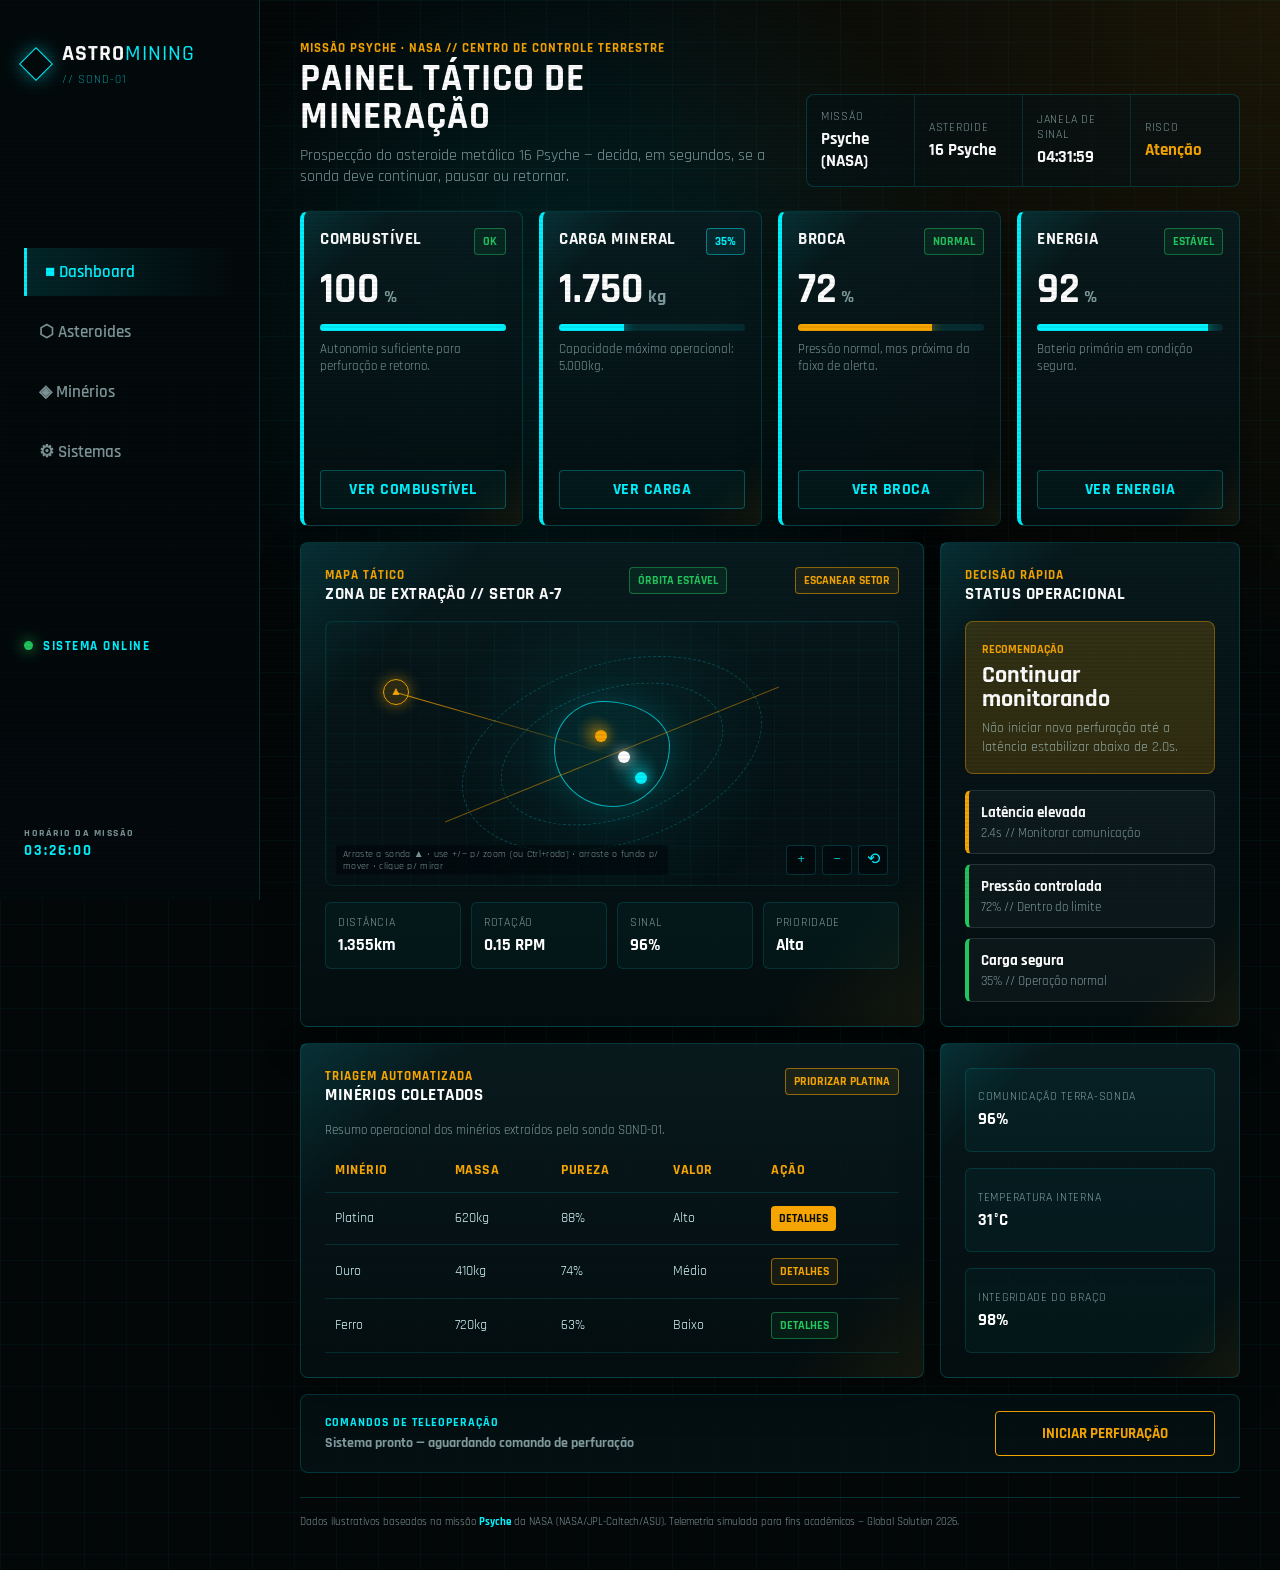
<file: index.html>
<!DOCTYPE html>
<html lang="pt-BR">
<head>
    <meta charset="UTF-8">
    <meta name="viewport" content="width=device-width, initial-scale=1.0">
    <title>AstroMining OS - Interface da Missão</title>
    <link rel="stylesheet" href="css/style.css">
    <link rel="stylesheet" href="css/interactive.css">
</head>
<body>
    <div class="scanlines" aria-hidden="true"></div>

    <div class="app-shell">
        <aside class="sidebar" aria-label="Menu de controle da missão">
            <div class="brand">
                <div class="brand-mark" aria-hidden="true"></div>
                <div>
                    <strong>ASTRO</strong><span>MINING</span>
                    <small>// SOND-01</small>
                </div>
            </div>

            <nav class="nav-links" aria-label="Navegação principal">
    <a href="index.html" class="active" aria-current="page"><span aria-hidden="true">■</span> Dashboard</a>
    <a href="asteroides.html"><span aria-hidden="true">⬡</span> Asteroides</a>
    <a href="minerios.html"><span aria-hidden="true">◈</span> Minérios</a>
    <a href="sistemas.html"><span aria-hidden="true">⚙</span> Sistemas</a>
            </nav>

            <div class="sidebar-status" role="status">
                <span class="pulse-dot" aria-hidden="true"></span>
                SISTEMA ONLINE
            </div>
        </aside>

        <main class="main-panel">
            <header class="mission-header">
                <div>
                    <p class="eyebrow">Missão Psyche · NASA // Centro de Controle Terrestre</p>
                    <h1>Painel Tático de Mineração</h1>
                    <p class="subtitle">Prospecção do asteroide metálico 16 Psyche — decida, em segundos, se a sonda deve continuar, pausar ou retornar.</p>
                </div>

                <section class="mission-strip" aria-label="Resumo da missão">
                    <button type="button" data-action="view-mission">
                        <span>Missão</span>
                        <strong>Psyche (NASA)</strong>
                    </button>
                    <button type="button" data-action="view-asteroid">
                        <span>Asteroide</span>
                        <strong>16 Psyche</strong>
                    </button>
                    <button type="button" data-action="view-signal-window">
                        <span>Janela de Sinal</span>
                        <strong>04:32h</strong>
                    </button>
                    <button type="button" class="warning" data-action="view-risk">
                        <span>Risco</span>
                        <strong>Atenção</strong>
                    </button>
                </section>
            </header>

            <section class="kpi-grid" aria-label="Indicadores principais da sonda">
                <article class="metric-card safe">
                    <div class="metric-top">
                        <h2>Combustível</h2>
                        <span class="state-badge ok">OK</span>
                    </div>
                    <div class="metric-value">100<span>%</span></div>
                    <div class="meter" role="progressbar" aria-label="Nível de combustível" aria-valuenow="100" aria-valuemin="0" aria-valuemax="100">
                        <span class="meter-fill fill-100"></span>
                    </div>
                    <p>Autonomia suficiente para perfuração e retorno.</p>
                    <button type="button" class="card-action" data-action="details-fuel">Ver combustível</button>
                </article>

                <article class="metric-card">
                    <div class="metric-top">
                        <h2>Carga Mineral</h2>
                        <span class="state-badge neutral">35%</span>
                    </div>
                    <div class="metric-value">1.750<span>kg</span></div>
                    <div class="meter" role="progressbar" aria-label="Capacidade de carga" aria-valuenow="35" aria-valuemin="0" aria-valuemax="100">
                        <span class="meter-fill fill-35"></span>
                    </div>
                    <p>Capacidade máxima operacional: 5.000kg.</p>
                    <button type="button" class="card-action" data-action="details-cargo">Ver carga</button>
                </article>

                <article class="metric-card warning">
                    <div class="metric-top">
                        <h2>Broca</h2>
                        <span class="state-badge attention">Atenção</span>
                    </div>
                    <div class="metric-value">72<span>%</span></div>
                    <div class="meter gold" role="progressbar" aria-label="Pressão da broca" aria-valuenow="72" aria-valuemin="0" aria-valuemax="100">
                        <span class="meter-fill fill-72"></span>
                    </div>
                    <p>Pressão normal, mas próxima da faixa de alerta.</p>
                    <button type="button" class="card-action" data-action="details-drill">Ver broca</button>
                </article>

                <article class="metric-card">
                    <div class="metric-top">
                        <h2>Energia</h2>
                        <span class="state-badge ok">Estável</span>
                    </div>
                    <div class="metric-value">92<span>%</span></div>
                    <div class="meter" role="progressbar" aria-label="Nível de energia" aria-valuenow="92" aria-valuemin="0" aria-valuemax="100">
                        <span class="meter-fill fill-92"></span>
                    </div>
                    <p>Bateria primária em condição segura.</p>
                    <button type="button" class="card-action" data-action="details-energy">Ver energia</button>
                </article>
            </section>

            <section class="dashboard-grid" aria-label="Painéis operacionais">
                <section class="tactical-map panel" aria-labelledby="mapa-titulo">
                    <div class="panel-heading">
                        <div>
                            <p class="panel-kicker">Mapa Tático</p>
                            <h2 id="mapa-titulo">Zona de Extração // Setor A-7</h2>
                        </div>
                        <button type="button" class="state-badge ok badge-button" data-action="view-orbit">Órbita Estável</button>
                    </div>

                    <div class="map-stage" role="img" aria-label="Mapa tático do asteroide Psyche 16 com zona de extração e marcadores minerais">
                        <div class="orbit orbit-one"></div>
                        <div class="orbit orbit-two"></div>
                        <div class="asteroid"></div>
                        <button type="button" class="mineral-pin pin-one" data-action="pin-gold" aria-label="Ver ponto de ouro"></button>
                        <button type="button" class="mineral-pin pin-two" data-action="pin-iron" aria-label="Ver ponto de ferro"></button>
                        <button type="button" class="mineral-pin pin-three" data-action="pin-platinum" aria-label="Ver ponto de platina"></button>
                        <div class="scan-axis" aria-hidden="true"></div>
                    </div>

                    <div class="map-data">
                        <button type="button" data-action="view-distance">
                            <span>Distância</span>
                            <strong>1.500km</strong>
                        </button>
                        <button type="button" data-action="view-rotation">
                            <span>Rotação</span>
                            <strong>0.15 RPM</strong>
                        </button>
                        <button type="button" data-action="view-signal">
                            <span>Sinal</span>
                            <strong>96%</strong>
                        </button>
                        <button type="button" data-action="view-priority">
                            <span>Prioridade</span>
                            <strong>Alta</strong>
                        </button>
                    </div>
                </section>

                <aside class="decision-panel panel" aria-labelledby="decisao-titulo">
                    <div class="panel-heading">
                        <div>
                            <p class="panel-kicker">Decisão Rápida</p>
                            <h2 id="decisao-titulo">Status Operacional</h2>
                        </div>
                    </div>

                    <button type="button" class="decision-callout" data-action="view-recommendation">
                        <span>Recomendação</span>
                        <strong>Continuar monitorando</strong>
                        <p>Não iniciar nova perfuração até a latência estabilizar abaixo de 2.0s.</p>
                    </button>

                    <ul class="alert-list" aria-label="Alertas críticos">
                        <li class="alert-item attention">
                            <button type="button" data-action="alert-latency">
                                <strong>Latência elevada</strong>
                                <span>2.4s // Monitorar comunicação</span>
                            </button>
                        </li>
                        <li class="alert-item ok">
                            <button type="button" data-action="alert-pressure">
                                <strong>Pressão controlada</strong>
                                <span>72% // Dentro do limite</span>
                            </button>
                        </li>
                        <li class="alert-item ok">
                            <button type="button" data-action="alert-cargo">
                                <strong>Carga segura</strong>
                                <span>35% // Retorno não recomendado</span>
                            </button>
                        </li>
                    </ul>
                </aside>

                <section class="minerals-panel panel" aria-labelledby="minerios-titulo">
                    <div class="panel-heading">
                        <div>
                            <p class="panel-kicker">Triagem Automatizada</p>
                            <h2 id="minerios-titulo">Minérios Coletados</h2>
                        </div>
                        <button type="button" class="state-badge attention badge-button" data-action="prioritize-platinum">Priorizar Platina</button>
                    </div>

                    <div class="table-wrapper">
                        <table class="minerals-table">
                            <caption>Resumo operacional dos minérios extraídos pela sonda SOND-01.</caption>
                            <thead>
                                <tr>
                                    <th scope="col">Minério</th>
                                    <th scope="col">Massa</th>
                                    <th scope="col">Pureza</th>
                                    <th scope="col">Valor</th>
                                    <th scope="col">Ação</th>
                                </tr>
                            </thead>
                            <tbody>
                                <tr>
                                    <td>Platina</td>
                                    <td>620kg</td>
                                    <td>88%</td>
                                    <td>Alto</td>
                                    <td><button type="button" class="status-pill high" data-action="mineral-platinum">Detalhes</button></td>
                                </tr>
                                <tr>
                                    <td>Ouro</td>
                                    <td>410kg</td>
                                    <td>74%</td>
                                    <td>Médio</td>
                                    <td><button type="button" class="status-pill attention" data-action="mineral-gold">Detalhes</button></td>
                                </tr>
                                <tr>
                                    <td>Ferro</td>
                                    <td>720kg</td>
                                    <td>63%</td>
                                    <td>Baixo</td>
                                    <td><button type="button" class="status-pill ok" data-action="mineral-iron">Detalhes</button></td>
                                </tr>
                            </tbody>
                        </table>
                    </div>
                </section>

                <section class="systems-panel panel" aria-label="Subsistemas da sonda">
                    <button type="button" class="mini-system" data-action="system-communication">
                        <span>Comunicação Terra-Sonda</span>
                        <strong>96%</strong>
                    </button>
                    <button type="button" class="mini-system" data-action="system-temperature">
                        <span>Temperatura Interna</span>
                        <strong>31°C</strong>
                    </button>
                    <button type="button" class="mini-system" data-action="system-arm">
                        <span>Integridade do Braço</span>
                        <strong>98%</strong>
                    </button>
                </section>
            </section>

            <footer class="command-footer">
                <div>
                    <span>Comandos de teleoperação</span>
                    <strong id="command-status">Sistema pronto — aguardando comando de perfuração</strong>
                </div>
                <button id="startMiningButton" class="btn-command" type="button" data-action="start-mining" aria-label="Iniciar perfuração remota no solo do asteroide">
                    Iniciar Perfuração
                </button>
            </footer>
        </main>
    </div>

    <!-- Web Development (WD): scripts de interatividade -->
    <script src="js/vendor/chart.umd.min.js"></script>
    <script src="js/charts.js"></script>
    <script src="js/ui.js"></script>
    <script src="js/drawer.js"></script>
    <script src="js/dashboard.js"></script>
</body>
</html>
</file>
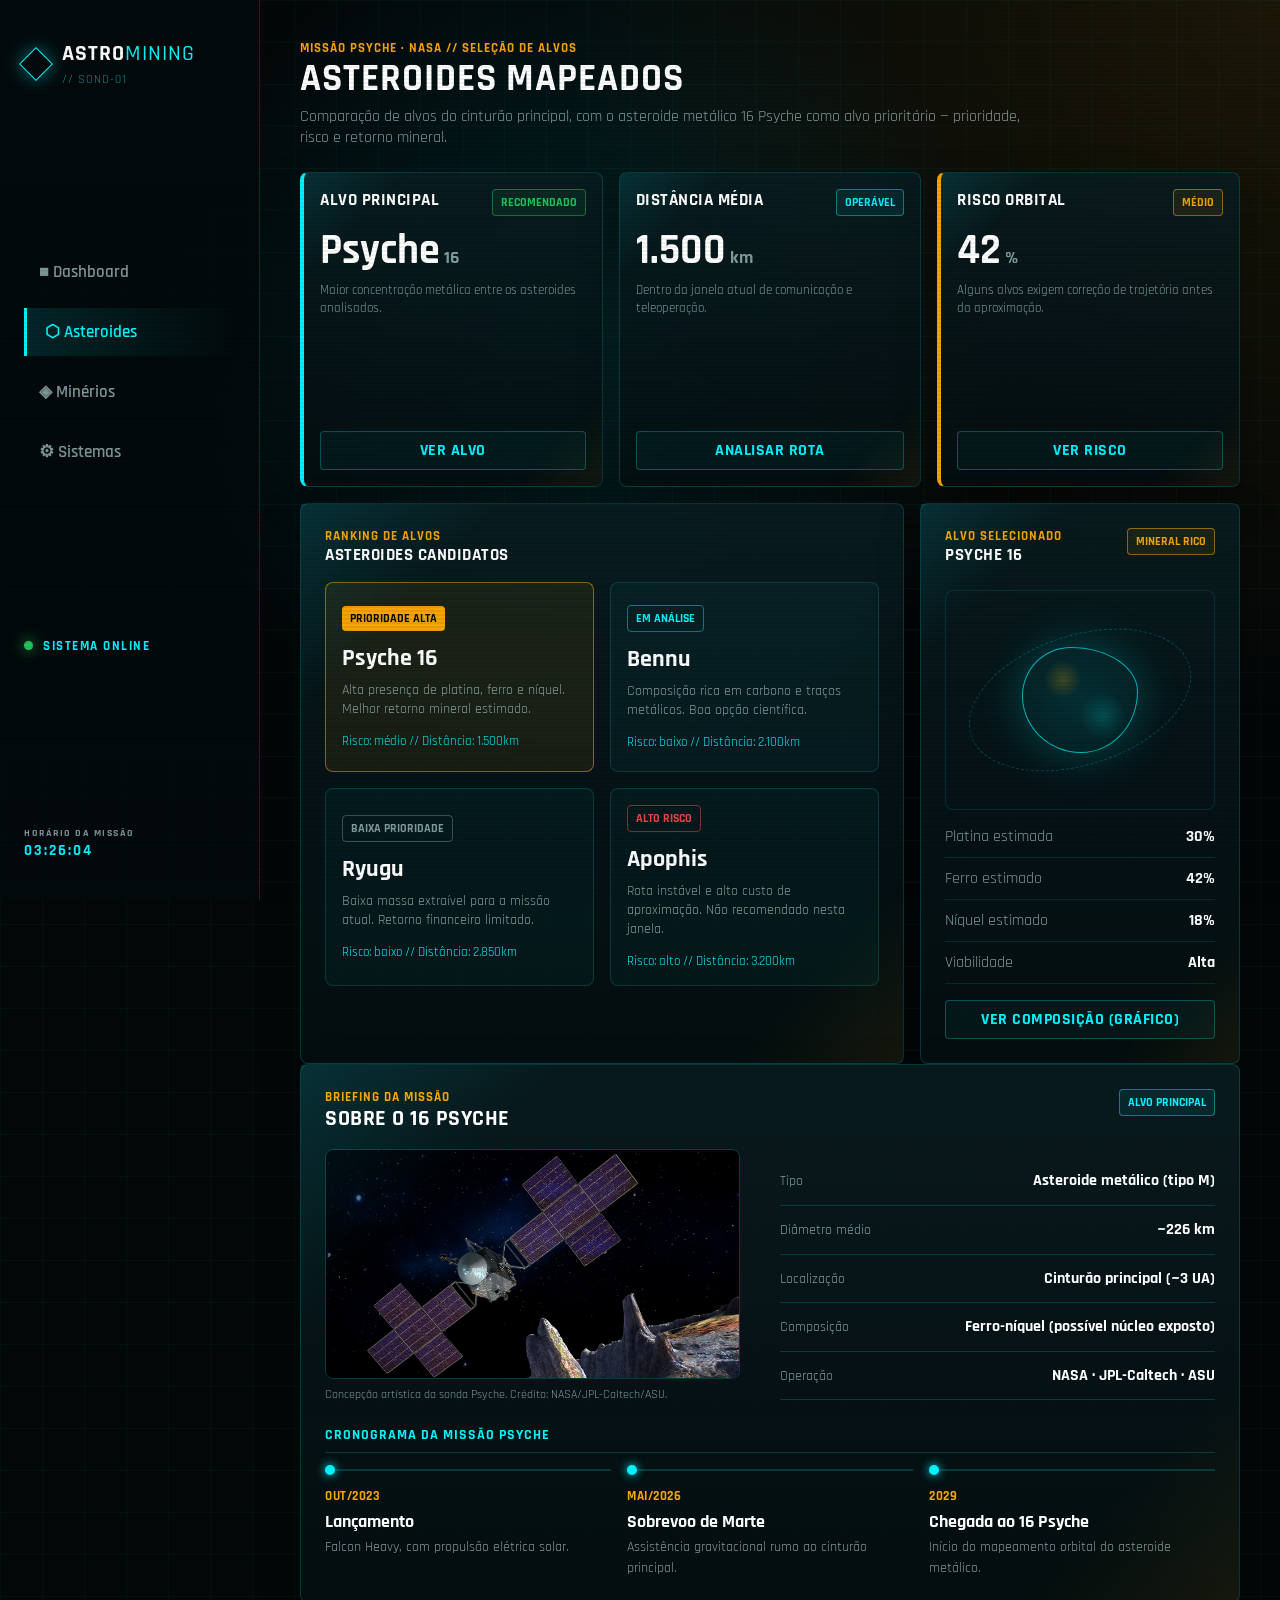
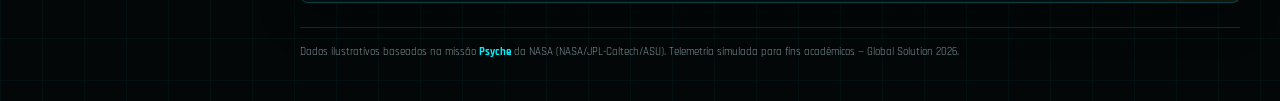
<file: asteroides.html>
<!DOCTYPE html>
<html lang="pt-BR">
<head>
    <meta charset="UTF-8">
    <meta name="viewport" content="width=device-width, initial-scale=1.0">
    <title>AstroMining OS - Asteroides</title>
    <link rel="stylesheet" href="css/style.css">
    <link rel="stylesheet" href="css/interactive.css">
</head>
<body>
    <div class="scanlines" aria-hidden="true"></div>

    <div class="app-shell">
        <aside class="sidebar" aria-label="Menu de controle da missão">
            <div class="brand">
                <div class="brand-mark" aria-hidden="true"></div>
                <div>
                    <strong>ASTRO</strong><span>MINING</span>
                    <small>// SOND-01</small>
                </div>
            </div>

            <nav class="nav-links" aria-label="Navegação principal">
                <a href="index.html"><span aria-hidden="true">■</span> Dashboard</a>
                <a href="asteroides.html" class="active" aria-current="page"><span aria-hidden="true">⬡</span> Asteroides</a>
                <a href="minerios.html"><span aria-hidden="true">◈</span> Minérios</a>
                <a href="sistemas.html"><span aria-hidden="true">⚙</span> Sistemas</a>
            </nav>

            <div class="sidebar-status" role="status">
                <span class="pulse-dot" aria-hidden="true"></span>
                SISTEMA ONLINE
            </div>
        </aside>

        <main class="main-panel">
            <header class="page-header">
                <p class="eyebrow">Missão Psyche · NASA // Seleção de Alvos</p>
                <h1>Asteroides Mapeados</h1>
                <p class="subtitle">Comparação de alvos do cinturão principal, com o asteroide metálico 16 Psyche como alvo prioritário — prioridade, risco e retorno mineral.</p>
            </header>

            <section class="overview-grid" aria-label="Resumo dos asteroides">
                <article class="metric-card safe">
                    <div class="metric-top">
                        <h2>Alvo Principal</h2>
                        <span class="state-badge ok">Recomendado</span>
                    </div>
                    <div class="metric-value">Psyche<span>16</span></div>
                    <p>Maior concentração metálica entre os asteroides analisados.</p>
                    <button type="button" class="card-action" data-action="target-psyche">Ver alvo</button>
                </article>

                <article class="metric-card">
                    <div class="metric-top">
                        <h2>Distância Média</h2>
                        <span class="state-badge neutral">Operável</span>
                    </div>
                    <div class="metric-value">1.500<span>km</span></div>
                    <p>Dentro da janela atual de comunicação e teleoperação.</p>
                    <button type="button" class="card-action" data-action="distance-analysis">Analisar rota</button>
                </article>

                <article class="metric-card warning">
                    <div class="metric-top">
                        <h2>Risco Orbital</h2>
                        <span class="state-badge attention">Médio</span>
                    </div>
                    <div class="metric-value">42<span>%</span></div>
                    <p>Alguns alvos exigem correção de trajetória antes da aproximação.</p>
                    <button type="button" class="card-action" data-action="risk-analysis">Ver risco</button>
                </article>
            </section>

            <section class="page-grid page-grid-wide">
                <section class="panel target-list-panel" aria-labelledby="lista-asteroides">
                    <div class="panel-heading">
                        <div>
                            <p class="panel-kicker">Ranking de Alvos</p>
                            <h2 id="lista-asteroides">Asteroides Candidatos</h2>
                        </div>
                    </div>

                    <div class="target-grid">
                        <button type="button" class="target-card selected" data-action="select-psyche">
                            <span class="target-status high">Prioridade Alta</span>
                            <strong>Psyche 16</strong>
                            <p>Alta presença de platina, ferro e níquel. Melhor retorno mineral estimado.</p>
                            <small>Risco: médio // Distância: 1.500km</small>
                        </button>

                        <button type="button" class="target-card" data-action="select-bennu">
                            <span class="target-status medium">Em Análise</span>
                            <strong>Bennu</strong>
                            <p>Composição rica em carbono e traços metálicos. Boa opção científica.</p>
                            <small>Risco: baixo // Distância: 2.100km</small>
                        </button>

                        <button type="button" class="target-card" data-action="select-ryugu">
                            <span class="target-status low">Baixa Prioridade</span>
                            <strong>Ryugu</strong>
                            <p>Baixa massa extraível para a missão atual. Retorno financeiro limitado.</p>
                            <small>Risco: baixo // Distância: 2.850km</small>
                        </button>

                        <button type="button" class="target-card danger" data-action="select-apophis">
                            <span class="target-status danger">Alto Risco</span>
                            <strong>Apophis</strong>
                            <p>Rota instável e alto custo de aproximação. Não recomendado nesta janela.</p>
                            <small>Risco: alto // Distância: 3.200km</small>
                        </button>
                    </div>
                </section>

                <aside class="panel target-detail-panel" aria-labelledby="alvo-selecionado">
                    <div class="panel-heading">
                        <div>
                            <p class="panel-kicker">Alvo Selecionado</p>
                            <h2 id="alvo-selecionado">Psyche 16</h2>
                        </div>
                        <span class="state-badge attention">Mineral Rico</span>
                    </div>

                    <div class="asteroid-preview" aria-hidden="true">
                        <div class="asteroid"></div>
                        <div class="orbit orbit-one"></div>
                    </div>

                    <ul class="spec-list">
                        <li><span>Platina estimada</span><strong>30%</strong></li>
                        <li><span>Ferro estimado</span><strong>42%</strong></li>
                        <li><span>Níquel estimado</span><strong>18%</strong></li>
                        <li><span>Viabilidade</span><strong>Alta</strong></li>
                    </ul>
                </aside>
            </section>

            <section class="panel mission-briefing" aria-labelledby="briefing-titulo">
                <div class="panel-heading">
                    <div>
                        <p class="panel-kicker">Briefing da Missão</p>
                        <h2 id="briefing-titulo">Sobre o 16 Psyche</h2>
                    </div>
                    <span class="state-badge neutral">Alvo principal</span>
                </div>

                <div class="briefing-grid">
                    <figure class="briefing-figure">
                        <img src="assets/mission/psyche-nasa.jpg"
                             alt="Concepção artística da sonda Psyche, com seus painéis solares, próxima ao asteroide metálico 16 Psyche">
                        <figcaption>Concepção artística da sonda Psyche. Crédito: NASA/JPL-Caltech/ASU.</figcaption>
                    </figure>

                    <div>
                        <ul class="kv-list">
                            <li><span>Tipo</span><strong>Asteroide metálico (tipo M)</strong></li>
                            <li><span>Diâmetro médio</span><strong>~226 km</strong></li>
                            <li><span>Localização</span><strong>Cinturão principal (~3 UA)</strong></li>
                            <li><span>Composição</span><strong>Ferro-níquel (possível núcleo exposto)</strong></li>
                            <li><span>Operação</span><strong>NASA · JPL-Caltech · ASU</strong></li>
                        </ul>
                    </div>
                </div>

                <h3 class="briefing-sub">Cronograma da missão Psyche</h3>
                <ol class="timeline">
                    <li><span>OUT/2023</span><strong>Lançamento</strong><p>Falcon Heavy, com propulsão elétrica solar.</p></li>
                    <li><span>MAI/2026</span><strong>Sobrevoo de Marte</strong><p>Assistência gravitacional rumo ao cinturão principal.</p></li>
                    <li><span>2029</span><strong>Chegada ao 16 Psyche</strong><p>Início do mapeamento orbital do asteroide metálico.</p></li>
                </ol>
            </section>
        </main>
    </div>

    <!-- Web Development (WD): scripts de interatividade -->
    <script src="js/vendor/chart.umd.min.js"></script>
    <script src="js/charts.js"></script>
    <script src="js/ui.js"></script>
    <script src="js/drawer.js"></script>
    <script src="js/asteroides.js"></script>
</body>
</html>
</file>
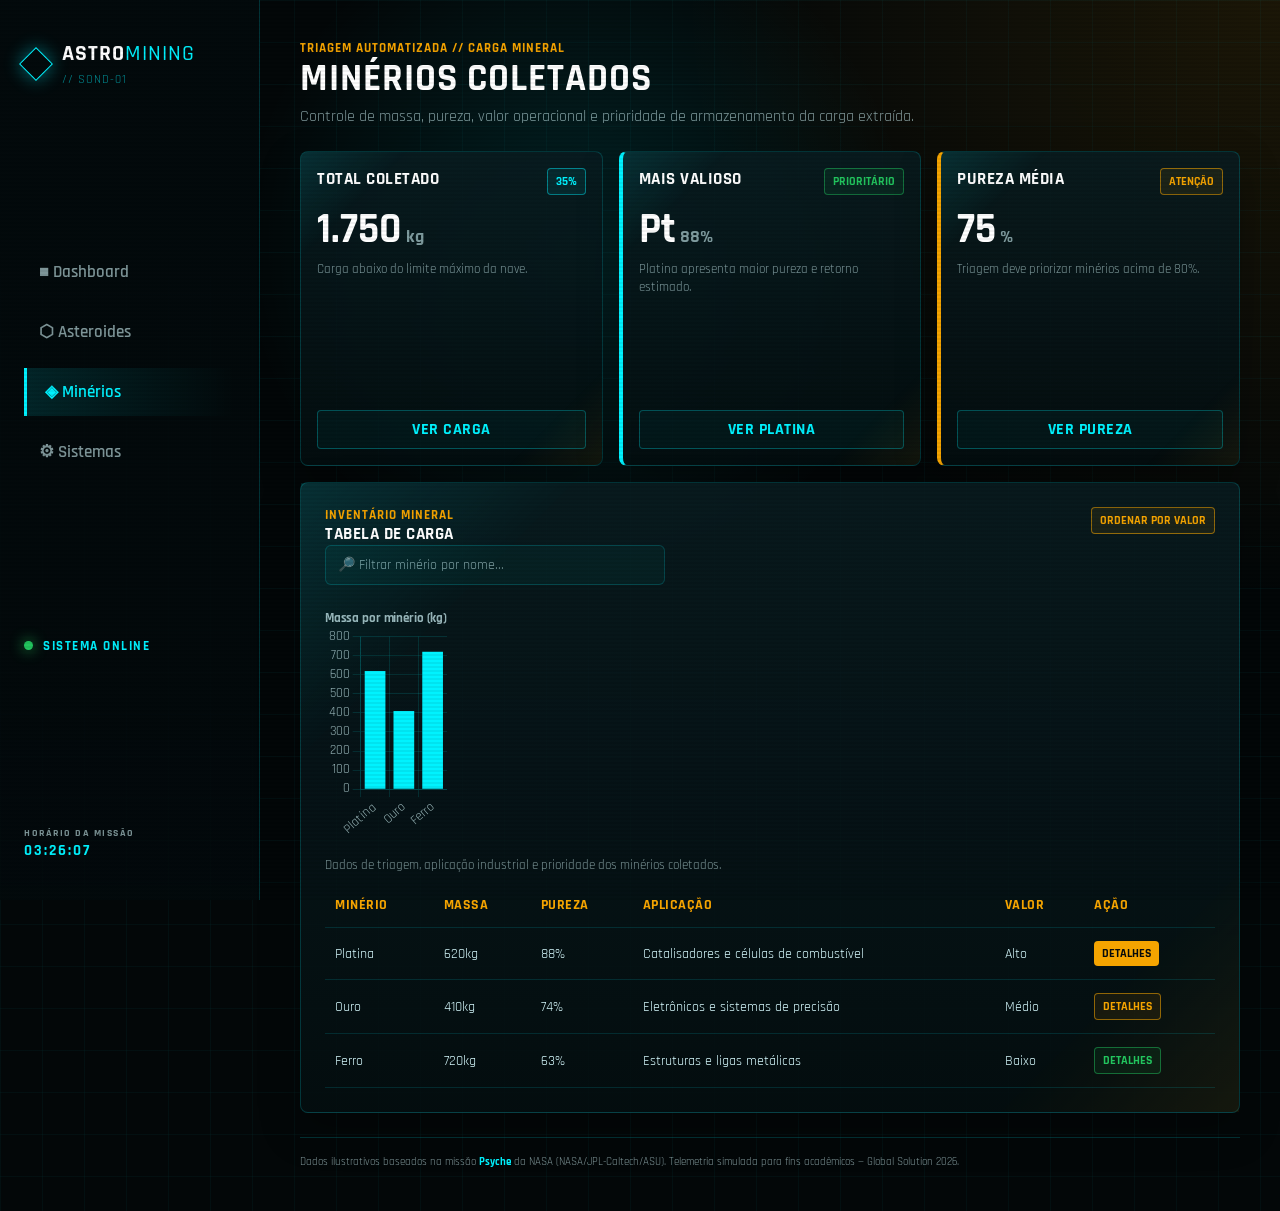
<file: minerios.html>
<!DOCTYPE html>
<html lang="pt-BR">
<head>
    <meta charset="UTF-8">
    <meta name="viewport" content="width=device-width, initial-scale=1.0">
    <title>AstroMining OS - Minérios</title>
    <link rel="stylesheet" href="css/style.css">
    <link rel="stylesheet" href="css/interactive.css">
</head>
<body>
    <div class="scanlines" aria-hidden="true"></div>

    <div class="app-shell">
        <aside class="sidebar" aria-label="Menu de controle da missão">
            <div class="brand">
                <div class="brand-mark" aria-hidden="true"></div>
                <div>
                    <strong>ASTRO</strong><span>MINING</span>
                    <small>// SOND-01</small>
                </div>
            </div>

            <nav class="nav-links" aria-label="Navegação principal">
                <a href="index.html"><span aria-hidden="true">■</span> Dashboard</a>
                <a href="asteroides.html"><span aria-hidden="true">⬡</span> Asteroides</a>
                <a href="minerios.html" class="active" aria-current="page"><span aria-hidden="true">◈</span> Minérios</a>
                <a href="sistemas.html"><span aria-hidden="true">⚙</span> Sistemas</a>
            </nav>

            <div class="sidebar-status" role="status">
                <span class="pulse-dot" aria-hidden="true"></span>
                SISTEMA ONLINE
            </div>
        </aside>

        <main class="main-panel">
            <header class="page-header">
                <p class="eyebrow">Triagem Automatizada // Carga Mineral</p>
                <h1>Minérios Coletados</h1>
                <p class="subtitle">Controle de massa, pureza, valor operacional e prioridade de armazenamento da carga extraída.</p>
            </header>

            <section class="overview-grid" aria-label="Resumo da carga mineral">
                <article class="metric-card">
                    <div class="metric-top">
                        <h2>Total Coletado</h2>
                        <span class="state-badge neutral">35%</span>
                    </div>
                    <div class="metric-value">1.750<span>kg</span></div>
                    <p>Carga abaixo do limite máximo da nave.</p>
                    <button type="button" class="card-action" data-action="view-total-cargo">Ver carga</button>
                </article>

                <article class="metric-card safe">
                    <div class="metric-top">
                        <h2>Mais Valioso</h2>
                        <span class="state-badge ok">Prioritário</span>
                    </div>
                    <div class="metric-value">Pt<span>88%</span></div>
                    <p>Platina apresenta maior pureza e retorno estimado.</p>
                    <button type="button" class="card-action" data-action="view-platinum">Ver platina</button>
                </article>

                <article class="metric-card warning">
                    <div class="metric-top">
                        <h2>Pureza Média</h2>
                        <span class="state-badge attention">Atenção</span>
                    </div>
                    <div class="metric-value">75<span>%</span></div>
                    <p>Triagem deve priorizar minérios acima de 80%.</p>
                    <button type="button" class="card-action" data-action="view-purity">Ver pureza</button>
                </article>
            </section>

            <section class="panel full-panel" aria-labelledby="tabela-minerios">
                <div class="panel-heading">
                    <div>
                        <p class="panel-kicker">Inventário Mineral</p>
                        <h2 id="tabela-minerios">Tabela de Carga</h2>
                    </div>
                    <button type="button" class="state-badge attention badge-button" data-action="sort-value">Ordenar por valor</button>
                </div>

                <div class="table-wrapper">
                    <table class="minerals-table">
                        <caption>Dados de triagem, aplicação industrial e prioridade dos minérios coletados.</caption>
                        <thead>
                            <tr>
                                <th scope="col">Minério</th>
                                <th scope="col">Massa</th>
                                <th scope="col">Pureza</th>
                                <th scope="col">Aplicação</th>
                                <th scope="col">Valor</th>
                                <th scope="col">Ação</th>
                            </tr>
                        </thead>
                        <tbody>
                            <tr>
                                <td>Platina</td>
                                <td>620kg</td>
                                <td>88%</td>
                                <td>Catalisadores e células de combustível</td>
                                <td>Alto</td>
                                <td><button type="button" class="status-pill high" data-action="details-platinum">Detalhes</button></td>
                            </tr>
                            <tr>
                                <td>Ouro</td>
                                <td>410kg</td>
                                <td>74%</td>
                                <td>Eletrônicos e sistemas de precisão</td>
                                <td>Médio</td>
                                <td><button type="button" class="status-pill attention" data-action="details-gold">Detalhes</button></td>
                            </tr>
                            <tr>
                                <td>Ferro</td>
                                <td>720kg</td>
                                <td>63%</td>
                                <td>Estruturas e ligas metálicas</td>
                                <td>Baixo</td>
                                <td><button type="button" class="status-pill ok" data-action="details-iron">Detalhes</button></td>
                            </tr>
                        </tbody>
                    </table>
                </div>
            </section>
        </main>
    </div>

    <!-- Web Development (WD): scripts de interatividade -->
    <script src="js/vendor/chart.umd.min.js"></script>
    <script src="js/charts.js"></script>
    <script src="js/ui.js"></script>
    <script src="js/drawer.js"></script>
    <script src="js/minerios.js"></script>
</body>
</html>
</file>
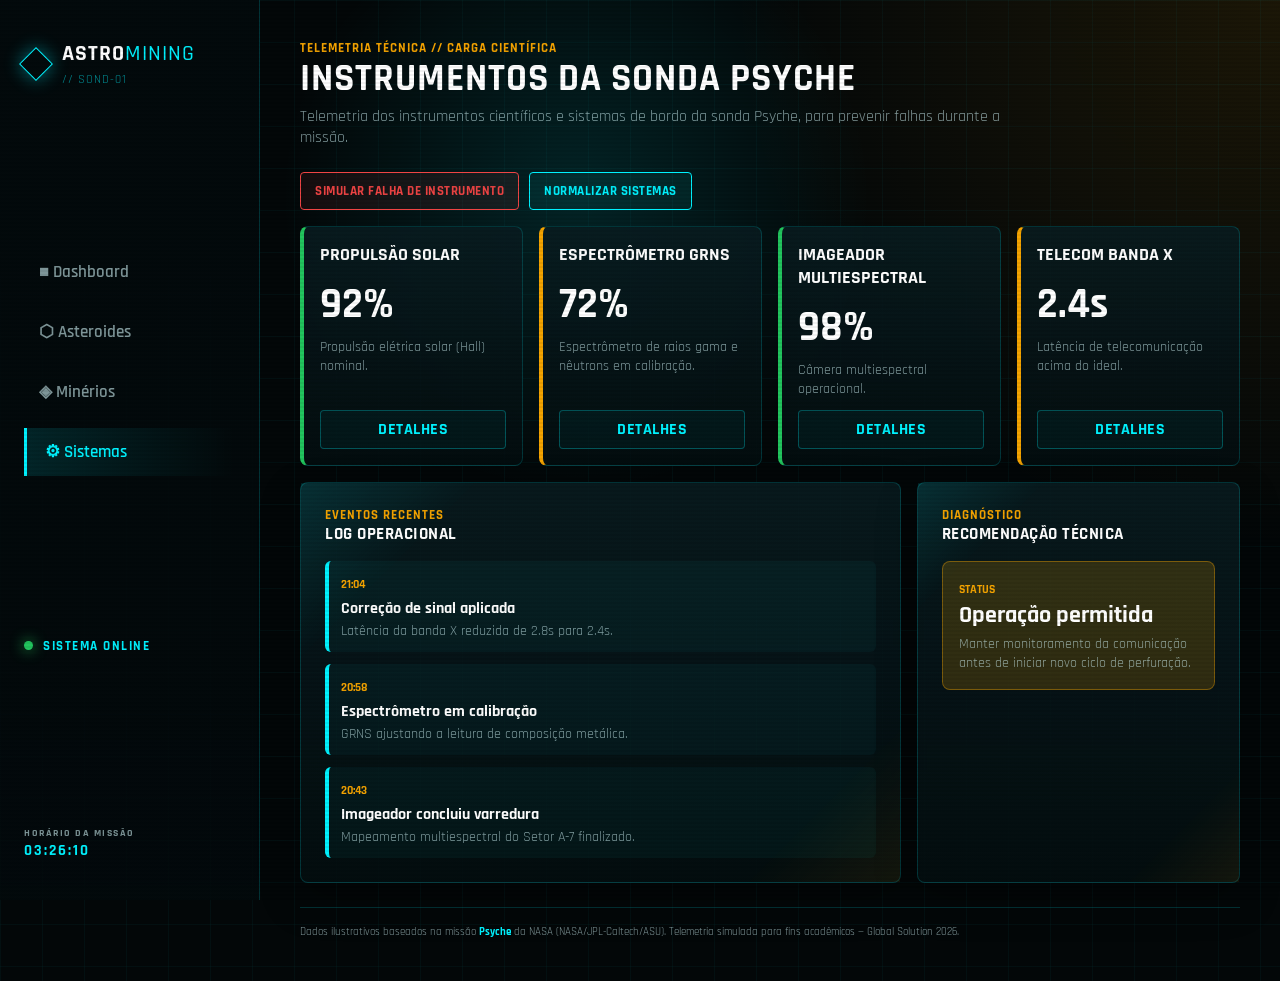
<file: sistemas.html>
<!DOCTYPE html>
<html lang="pt-BR">
<head>
    <meta charset="UTF-8">
    <meta name="viewport" content="width=device-width, initial-scale=1.0">
    <title>AstroMining OS - Sistemas</title>
    <link rel="stylesheet" href="css/style.css">
    <link rel="stylesheet" href="css/interactive.css">
</head>
<body>
    <div class="scanlines" aria-hidden="true"></div>

    <div class="app-shell">
        <aside class="sidebar" aria-label="Menu de controle da missão">
            <div class="brand">
                <div class="brand-mark" aria-hidden="true"></div>
                <div>
                    <strong>ASTRO</strong><span>MINING</span>
                    <small>// SOND-01</small>
                </div>
            </div>

            <nav class="nav-links" aria-label="Navegação principal">
                <a href="index.html"><span aria-hidden="true">■</span> Dashboard</a>
                <a href="asteroides.html"><span aria-hidden="true">⬡</span> Asteroides</a>
                <a href="minerios.html"><span aria-hidden="true">◈</span> Minérios</a>
                <a href="sistemas.html" class="active" aria-current="page"><span aria-hidden="true">⚙</span> Sistemas</a>
            </nav>

            <div class="sidebar-status" role="status">
                <span class="pulse-dot" aria-hidden="true"></span>
                SISTEMA ONLINE
            </div>
        </aside>

        <main class="main-panel">
            <header class="page-header">
                <p class="eyebrow">Telemetria Técnica // Carga Científica</p>
                <h1>Instrumentos da Sonda Psyche</h1>
                <p class="subtitle">Telemetria dos instrumentos científicos e sistemas de bordo da sonda Psyche, para prevenir falhas durante a missão.</p>
            </header>

            <section class="system-health-grid" aria-label="Saúde dos subsistemas">
                <article class="system-card ok">
                    <h2>Propulsão Solar</h2>
                    <strong>92%</strong>
                    <p>Propulsão elétrica solar (Hall) nominal.</p>
                    <button type="button" class="card-action" data-action="system-propulsion">Detalhes</button>
                </article>

                <article class="system-card attention">
                    <h2>Espectrômetro GRNS</h2>
                    <strong>72%</strong>
                    <p>Espectrômetro de raios gama e nêutrons em calibração.</p>
                    <button type="button" class="card-action" data-action="system-spectrometer">Detalhes</button>
                </article>

                <article class="system-card ok">
                    <h2>Imageador Multiespectral</h2>
                    <strong>98%</strong>
                    <p>Câmera multiespectral operacional.</p>
                    <button type="button" class="card-action" data-action="system-imager">Detalhes</button>
                </article>

                <article class="system-card attention">
                    <h2>Telecom Banda X</h2>
                    <strong>2.4s</strong>
                    <p>Latência de telecomunicação acima do ideal.</p>
                    <button type="button" class="card-action" data-action="system-telecom">Detalhes</button>
                </article>
            </section>

            <section class="page-grid">
                <section class="panel full-panel" aria-labelledby="logs-titulo">
                    <div class="panel-heading">
                        <div>
                            <p class="panel-kicker">Eventos Recentes</p>
                            <h2 id="logs-titulo">Log Operacional</h2>
                        </div>
                    </div>

                    <ul class="log-list">
                        <li><span>21:04</span><strong>Correção de sinal aplicada</strong><p>Latência da banda X reduzida de 2.8s para 2.4s.</p></li>
                        <li><span>20:58</span><strong>Espectrômetro em calibração</strong><p>GRNS ajustando a leitura de composição metálica.</p></li>
                        <li><span>20:43</span><strong>Imageador concluiu varredura</strong><p>Mapeamento multiespectral do Setor A-7 finalizado.</p></li>
                    </ul>
                </section>

                <aside class="panel target-detail-panel" aria-labelledby="diagnostico-titulo">
                    <div class="panel-heading">
                        <div>
                            <p class="panel-kicker">Diagnóstico</p>
                            <h2 id="diagnostico-titulo">Recomendação Técnica</h2>
                        </div>
                    </div>

                    <div class="decision-callout">
                        <span>Status</span>
                        <strong>Operação permitida</strong>
                        <p>Manter monitoramento da comunicação antes de iniciar novo ciclo de perfuração.</p>
                    </div>
                </aside>
            </section>
        </main>
    </div>

    <!-- Web Development (WD): scripts de interatividade -->
    <script src="js/vendor/chart.umd.min.js"></script>
    <script src="js/charts.js"></script>
    <script src="js/ui.js"></script>
    <script src="js/drawer.js"></script>
    <script src="js/sistemas.js"></script>
</body>
</html>
</file>
<file: css/style.css>
@import url('https://fonts.googleapis.com/css2?family=Rajdhani:wght@400;500;600;700&display=swap');

:root {
    --bg: #030708;
    --bg-soft: #061113;
    --panel: rgba(5, 18, 21, 0.82);
    --panel-strong: rgba(7, 24, 28, 0.94);
    --cyan: #00f2fe;
    --cyan-soft: rgba(0, 242, 254, 0.16);
    --gold: #f5a400;
    --gold-soft: rgba(245, 164, 0, 0.18);
    --green: #22c55e;
    --red: #ef4444;
    --text: #d7fbff;
    --muted: rgba(215, 251, 255, 0.58);
    --border: rgba(0, 242, 254, 0.18);
    --border-gold: rgba(245, 164, 0, 0.38);
    --radius: 8px;
    --font: 'Rajdhani', sans-serif;
    --space-xs: 6px;
    --space-sm: 10px;
    --space-md: 16px;
    --space-lg: 24px;
    --space-xl: 40px;
}

* {
    margin: 0;
    padding: 0;
    box-sizing: border-box;
}

body {
    min-height: 100vh;
    color: var(--text);
    font-family: var(--font);
    background:
        linear-gradient(rgba(0, 242, 254, 0.035) 1px, transparent 1px),
        linear-gradient(90deg, rgba(0, 242, 254, 0.035) 1px, transparent 1px),
        radial-gradient(circle at top right, rgba(245, 164, 0, 0.1), transparent 34%),
        radial-gradient(circle at 45% 20%, rgba(0, 242, 254, 0.12), transparent 28%),
        var(--bg);
    background-size: 42px 42px, 42px 42px, auto, auto, auto;
    overflow-x: hidden;
}

button {
    font: inherit;
}

button:not(.btn-command) {
    cursor: pointer;
}

.scanlines {
    position: fixed;
    inset: 0;
    pointer-events: none;
    z-index: 20;
    opacity: 0.18;
    background: linear-gradient(rgba(255, 255, 255, 0) 50%, rgba(0, 0, 0, 0.32) 50%);
    background-size: 100% 4px;
}

.app-shell {
    display: grid;
    grid-template-columns: 260px minmax(0, 1fr);
    min-height: 100vh;
}

.sidebar {
    position: sticky;
    top: 0;
    height: 100vh;
    padding: var(--space-xl) var(--space-lg);
    background: linear-gradient(180deg, rgba(3, 10, 12, 0.98), rgba(3, 10, 12, 0.86));
    border-right: 1px solid var(--border);
    display: flex;
    flex-direction: column;
    justify-content: space-between;
}

.brand {
    display: flex;
    align-items: center;
    gap: 14px;
}

.brand-mark {
    width: 24px;
    height: 24px;
    border: 1px solid var(--cyan);
    transform: rotate(45deg);
    box-shadow: 0 0 18px rgba(0, 242, 254, 0.45);
}

.brand strong,
.brand span {
    font-size: 22px;
    letter-spacing: 1px;
}

.brand strong {
    color: #fff;
}

.brand span {
    color: var(--cyan);
    font-weight: 500;
}

.brand small {
    display: block;
    margin-top: 4px;
    color: rgba(0, 242, 254, 0.58);
    font-size: 12px;
    letter-spacing: 1px;
}

.nav-links {
    display: grid;
    gap: 12px;
}

.nav-links a {
    color: var(--muted);
    text-decoration: none;
    font-size: 17px;
    font-weight: 600;
    padding: 13px 12px;
    border-left: 3px solid transparent;
    background: transparent;
    transition: 0.2s ease;
}

.nav-links a:hover,
.nav-links a.active {
    color: var(--cyan);
    border-left-color: var(--cyan);
    background: linear-gradient(90deg, rgba(0, 242, 254, 0.12), transparent);
    padding-left: 18px;
}

.nav-links a:focus,
.btn-command:focus,
button:focus {
    outline: 2px dashed var(--gold);
    outline-offset: 4px;
}

.sidebar-status {
    display: flex;
    align-items: center;
    gap: 10px;
    color: var(--cyan);
    font-size: 13px;
    font-weight: 700;
    letter-spacing: 1.5px;
}

.pulse-dot {
    width: 9px;
    height: 9px;
    background: var(--green);
    border-radius: 50%;
    box-shadow: 0 0 14px var(--green);
}

.main-panel {
    padding: var(--space-xl);
    min-width: 0;
}

.mission-header {
    display: grid;
    grid-template-columns: minmax(0, 1fr) minmax(420px, 0.9fr);
    gap: var(--space-lg);
    align-items: end;
    margin-bottom: var(--space-lg);
}

.eyebrow,
.panel-kicker {
    color: var(--gold);
    font-size: 13px;
    font-weight: 700;
    letter-spacing: 1px;
    text-transform: uppercase;
}

h1 {
    margin-top: 4px;
    color: #fff;
    font-size: clamp(28px, 3vw, 44px);
    line-height: 1;
    letter-spacing: 1px;
    text-transform: uppercase;
}

.subtitle {
    margin-top: 8px;
    color: var(--muted);
    font-size: 16px;
    max-width: 720px;
}

.mission-strip {
    display: grid;
    grid-template-columns: repeat(4, 1fr);
    border: 1px solid var(--border);
    background: rgba(5, 18, 21, 0.62);
    border-radius: var(--radius);
    overflow: hidden;
}

.mission-strip button {
    border: 0;
    border-right: 1px solid rgba(0, 242, 254, 0.12);
    padding: 14px;
    background: transparent;
    color: inherit;
    text-align: left;
}

.mission-strip button:last-child {
    border-right: 0;
}

.mission-strip button:hover,
.mission-strip button:focus {
    background: rgba(0, 242, 254, 0.08);
}

.mission-strip span,
.map-data span,
.mini-system span {
    display: block;
    color: var(--muted);
    font-size: 12px;
    text-transform: uppercase;
    letter-spacing: 0.7px;
}

.mission-strip strong,
.map-data strong,
.mini-system strong {
    display: block;
    margin-top: 4px;
    color: #fff;
    font-size: 17px;
}

.mission-strip .warning strong {
    color: var(--gold);
}

.kpi-grid {
    display: grid;
    grid-template-columns: repeat(4, 1fr);
    gap: var(--space-md);
    margin-bottom: var(--space-md);
}

.metric-card,
.panel {
    position: relative;
    background: linear-gradient(180deg, rgba(9, 28, 32, 0.9), rgba(4, 14, 16, 0.84));
    border: 1px solid var(--border);
    border-radius: var(--radius);
    box-shadow: 0 16px 40px rgba(0, 0, 0, 0.28);
}

.metric-card {
    padding: var(--space-md);
    overflow: hidden;
    display: flex;
    flex-direction: column;
    min-height: 315px;
}

.metric-card::before,
.panel::before {
    content: "";
    position: absolute;
    inset: 0;
    pointer-events: none;
    background:
        linear-gradient(135deg, rgba(0, 242, 254, 0.18), transparent 18%),
        linear-gradient(315deg, rgba(245, 164, 0, 0.12), transparent 16%);
    opacity: 0.6;
}

.metric-card.safe {
    border-left: 4px solid var(--cyan);
}

.metric-card.warning {
    border-left: 4px solid var(--gold);
}

.metric-top,
.panel-heading {
    position: relative;
    display: flex;
    justify-content: space-between;
    gap: var(--space-md);
    align-items: flex-start;
}

.metric-top h2,
.panel-heading h2 {
    color: #fff;
    font-size: 17px;
    text-transform: uppercase;
    letter-spacing: 0.5px;
}

.state-badge,
.status-pill {
    display: inline-flex;
    align-items: center;
    white-space: nowrap;
    border-radius: 4px;
    padding: 5px 8px;
    font-size: 12px;
    font-weight: 700;
    text-transform: uppercase;
}

.state-badge.ok,
.status-pill.ok {
    color: var(--green);
    border: 1px solid rgba(34, 197, 94, 0.48);
    background: rgba(34, 197, 94, 0.08);
}

.state-badge.neutral {
    color: var(--cyan);
    border: 1px solid rgba(0, 242, 254, 0.45);
    background: rgba(0, 242, 254, 0.07);
}

.state-badge.attention,
.status-pill.attention {
    color: var(--gold);
    border: 1px solid rgba(245, 164, 0, 0.55);
    background: rgba(245, 164, 0, 0.08);
}

.badge-button {
    border: 1px solid currentColor;
    background: transparent;
}

.badge-button:hover,
.badge-button:focus {
    filter: brightness(1.2);
}

.metric-value {
    position: relative;
    margin-top: 14px;
    color: #fff;
    font-size: 42px;
    font-weight: 700;
    line-height: 1;
}

.metric-value span {
    margin-left: 4px;
    color: var(--muted);
    font-size: 18px;
}

.metric-card p {
    position: relative;
    margin-top: 10px;
    color: var(--muted);
    font-size: 13px;
    line-height: 1.35;
    min-height: 38px;
}

.card-action {
    position: relative;
    margin-top: auto;
    width: 100%;
    border: 1px solid rgba(0, 242, 254, 0.28);
    border-radius: 4px;
    background: rgba(0, 242, 254, 0.04);
    color: var(--cyan);
    padding: 8px 10px;
    font-weight: 700;
    text-transform: uppercase;
    letter-spacing: 0.5px;
}

.card-action:hover,
.card-action:focus {
    background: rgba(0, 242, 254, 0.12);
}

.meter {
    position: relative;
    margin-top: 13px;
    height: 7px;
    overflow: hidden;
    border-radius: 999px;
    background: rgba(0, 242, 254, 0.1);
}

.meter-fill {
    display: block;
    height: 100%;
    background: var(--cyan);
    box-shadow: 0 0 14px var(--cyan);
}

.meter.gold .meter-fill {
    background: var(--gold);
    box-shadow: 0 0 14px var(--gold);
}

.fill-100 { width: 100%; }
.fill-92 { width: 92%; }
.fill-72 { width: 72%; }
.fill-35 { width: 35%; }

.dashboard-grid {
    display: grid;
    grid-template-columns: minmax(0, 1.55fr) minmax(300px, 0.7fr);
    grid-template-areas:
        "map decision"
        "minerals systems";
    gap: var(--space-md);
}

.tactical-map {
    grid-area: map;
    min-height: 430px;
    padding: var(--space-lg);
    overflow: hidden;
}

.decision-panel {
    grid-area: decision;
    padding: var(--space-lg);
}

.minerals-panel {
    grid-area: minerals;
    padding: var(--space-lg);
}

.systems-panel {
    grid-area: systems;
    padding: var(--space-lg);
    display: grid;
    gap: var(--space-md);
}

.map-stage {
    position: relative;
    min-height: 265px;
    margin-top: var(--space-md);
    border: 1px solid rgba(0, 242, 254, 0.1);
    border-radius: var(--radius);
    background:
        linear-gradient(rgba(0, 242, 254, 0.04) 1px, transparent 1px),
        linear-gradient(90deg, rgba(0, 242, 254, 0.04) 1px, transparent 1px),
        radial-gradient(circle at center, rgba(0, 242, 254, 0.08), transparent 55%);
    background-size: 28px 28px, 28px 28px, auto;
    overflow: hidden;
}

.orbit,
.asteroid,
.scan-axis {
    position: absolute;
}

.orbit {
    border: 1px dashed rgba(0, 242, 254, 0.24);
    border-radius: 50%;
    left: 50%;
    top: 50%;
    transform: translate(-50%, -50%) rotate(-18deg);
}

.orbit-one {
    width: 230px;
    height: 130px;
}

.orbit-two {
    width: 310px;
    height: 180px;
}

.asteroid {
    width: 116px;
    height: 106px;
    left: calc(50% - 58px);
    top: calc(50% - 53px);
    border-radius: 42% 58% 49% 51% / 46% 42% 58% 54%;
    border: 1px solid rgba(0, 242, 254, 0.7);
    background:
        radial-gradient(circle at 35% 30%, rgba(245, 164, 0, 0.24), transparent 18%),
        radial-gradient(circle at 70% 65%, rgba(0, 242, 254, 0.18), transparent 22%),
        rgba(0, 242, 254, 0.035);
    box-shadow: 0 0 34px rgba(0, 242, 254, 0.16);
    animation: asteroidSpin 34s linear infinite;
}

.scan-axis {
    width: 360px;
    height: 1px;
    left: calc(50% - 180px);
    top: 50%;
    background: rgba(245, 164, 0, 0.45);
    transform: rotate(-22deg);
}

.mineral-pin {
    position: absolute;
    width: 12px;
    height: 12px;
    border: 0;
    border-radius: 50%;
    background: var(--gold);
    box-shadow: 0 0 14px var(--gold);
}

.mineral-pin:hover,
.mineral-pin:focus {
    transform: scale(1.35);
    outline: 2px solid #fff;
    outline-offset: 3px;
}

.pin-one {
    left: 47%;
    top: 41%;
}

.pin-two {
    left: 54%;
    top: 57%;
    background: var(--cyan);
    box-shadow: 0 0 14px var(--cyan);
}

.pin-three {
    left: 51%;
    top: 49%;
    background: #fff;
    box-shadow: 0 0 14px #fff;
}

.map-data {
    position: relative;
    display: grid;
    grid-template-columns: repeat(4, 1fr);
    gap: var(--space-sm);
    margin-top: var(--space-md);
}

.map-data button,
.mini-system {
    border: 1px solid rgba(0, 242, 254, 0.13);
    border-radius: 6px;
    padding: 12px;
    background: rgba(0, 242, 254, 0.035);
    color: inherit;
    text-align: left;
}

.map-data button:hover,
.map-data button:focus,
.mini-system:hover,
.mini-system:focus {
    background: rgba(0, 242, 254, 0.1);
    border-color: rgba(0, 242, 254, 0.38);
}

.decision-callout {
    position: relative;
    display: block;
    width: 100%;
    margin: var(--space-md) 0;
    padding: var(--space-md);
    border: 1px solid var(--border-gold);
    border-radius: var(--radius);
    background: var(--gold-soft);
    text-align: left;
    color: inherit;
}

.decision-callout:hover,
.decision-callout:focus {
    background: rgba(245, 164, 0, 0.24);
}

.decision-callout span {
    color: var(--gold);
    font-size: 12px;
    text-transform: uppercase;
    font-weight: 700;
}

.decision-callout strong {
    display: block;
    margin-top: 4px;
    color: #fff;
    font-size: 24px;
    line-height: 1;
}

.decision-callout p {
    margin-top: 8px;
    color: var(--muted);
    font-size: 14px;
    line-height: 1.35;
}

.alert-list {
    position: relative;
    display: grid;
    gap: 10px;
    list-style: none;
}

.alert-item {
    border-radius: 6px;
    background: rgba(215, 251, 255, 0.035);
    border: 1px solid rgba(215, 251, 255, 0.12);
    overflow: hidden;
}

.alert-item.attention {
    border-left: 4px solid var(--gold);
}

.alert-item.ok {
    border-left: 4px solid var(--green);
}

.alert-item button {
    width: 100%;
    padding: 12px;
    border: 0;
    background: transparent;
    color: inherit;
    text-align: left;
}

.alert-item button:hover,
.alert-item button:focus {
    background: rgba(255, 255, 255, 0.05);
}

.alert-item strong {
    display: block;
    color: #fff;
    font-size: 15px;
}

.alert-item span {
    display: block;
    margin-top: 3px;
    color: var(--muted);
    font-size: 13px;
}

.table-wrapper {
    position: relative;
    margin-top: var(--space-md);
    overflow-x: auto;
}

.minerals-table {
    width: 100%;
    min-width: 580px;
    border-collapse: collapse;
}

.minerals-table caption {
    text-align: left;
    color: var(--muted);
    font-size: 13px;
    margin-bottom: 10px;
}

.minerals-table th,
.minerals-table td {
    padding: 13px 10px;
    border-bottom: 1px solid rgba(0, 242, 254, 0.13);
    text-align: left;
    font-size: 14px;
}

.minerals-table th {
    color: var(--gold);
    text-transform: uppercase;
    letter-spacing: 0.5px;
}

.minerals-table td {
    color: var(--text);
}

.status-pill {
    border: 0;
    cursor: pointer;
}

.status-pill:hover,
.status-pill:focus {
    filter: brightness(1.15);
    transform: translateY(-1px);
}

.status-pill.high {
    color: #060a0b;
    background: var(--gold);
}

.command-footer {
    margin-top: var(--space-md);
    padding: var(--space-md) var(--space-lg);
    border: 1px solid var(--border);
    border-radius: var(--radius);
    background: rgba(5, 18, 21, 0.78);
    display: flex;
    align-items: center;
    justify-content: space-between;
    gap: var(--space-md);
}

.command-footer span {
    display: block;
    color: var(--cyan);
    font-size: 12px;
    font-weight: 700;
    letter-spacing: 1px;
    text-transform: uppercase;
}

.command-footer strong {
    display: block;
    margin-top: 4px;
    color: var(--muted);
    font-size: 14px;
}

.btn-command {
    min-width: 220px;
    border: 1px solid var(--gold);
    border-radius: 4px;
    background: transparent;
    color: var(--gold);
    font-family: var(--font);
    font-size: 15px;
    font-weight: 700;
    padding: 12px 18px;
    text-transform: uppercase;
    cursor: pointer;
    transition: 0.2s ease;
}

.btn-command:hover {
    color: #060a0b;
    background: var(--gold);
    box-shadow: 0 0 26px rgba(245, 164, 0, 0.35);
}

@keyframes asteroidSpin {
    from {
        transform: rotate(0deg);
    }

    to {
        transform: rotate(360deg);
    }
}

@media (max-width: 1180px) {
    .mission-header {
        grid-template-columns: 1fr;
    }

    .kpi-grid {
        grid-template-columns: repeat(2, 1fr);
    }

    .dashboard-grid {
        grid-template-columns: 1fr;
        grid-template-areas:
            "map"
            "decision"
            "minerals"
            "systems";
    }

    .systems-panel {
        grid-template-columns: repeat(3, 1fr);
    }
}

@media (max-width: 820px) {
    .app-shell {
        grid-template-columns: 1fr;
    }

    .sidebar {
        position: static;
        height: auto;
        padding: var(--space-md);
        gap: var(--space-md);
    }

    .brand {
        justify-content: center;
    }

    .nav-links {
        grid-template-columns: repeat(4, 1fr);
        gap: 8px;
    }

    .nav-links a {
        text-align: center;
        padding: 10px 6px;
        border-left: 0;
        border-bottom: 3px solid transparent;
        font-size: 14px;
    }

    .nav-links a:hover,
    .nav-links a.active {
        padding-left: 6px;
        border-left: 0;
        border-bottom-color: var(--cyan);
        background: rgba(0, 242, 254, 0.08);
    }

    .sidebar-status {
        justify-content: center;
    }

    .main-panel {
        padding: var(--space-md);
    }

    .mission-strip {
        grid-template-columns: repeat(2, 1fr);
    }

    .mission-strip button {
        border-bottom: 1px solid rgba(0, 242, 254, 0.12);
    }

    .map-data,
    .systems-panel {
        grid-template-columns: repeat(2, 1fr);
    }

    .command-footer {
        align-items: stretch;
        flex-direction: column;
    }

    .btn-command {
        width: 100%;
    }
}

@media (max-width: 540px) {
    .kpi-grid,
    .mission-strip,
    .map-data,
    .systems-panel {
        grid-template-columns: 1fr;
    }

    .nav-links {
        grid-template-columns: repeat(2, 1fr);
    }

    .metric-value {
        font-size: 36px;
    }

    .tactical-map,
    .decision-panel,
    .minerals-panel,
    .systems-panel {
        padding: var(--space-md);
    }

    .map-stage {
        min-height: 230px;
    }

    .orbit-one {
        width: 190px;
        height: 110px;
    }

    .orbit-two {
        width: 245px;
        height: 150px;
    }

    .scan-axis {
        width: 260px;
        left: calc(50% - 130px);
    }

    .minerals-table {
        min-width: 520px;
    }
}


.page-header {
    margin-bottom: var(--space-lg);
}

.overview-grid {
    display: grid;
    grid-template-columns: repeat(3, 1fr);
    gap: var(--space-md);
    margin-bottom: var(--space-md);
}

.page-grid {
    display: grid;
    grid-template-columns: minmax(0, 1.3fr) minmax(300px, 0.7fr);
    gap: var(--space-md);
}

.page-grid-wide {
    grid-template-columns: minmax(0, 1.4fr) minmax(320px, 0.6fr);
}

.full-panel,
.target-list-panel,
.target-detail-panel {
    padding: var(--space-lg);
}

.target-grid {
    position: relative;
    display: grid;
    grid-template-columns: repeat(2, 1fr);
    gap: var(--space-md);
    margin-top: var(--space-md);
}

.target-card {
    min-height: 190px;
    border: 1px solid rgba(0, 242, 254, 0.16);
    border-radius: var(--radius);
    background: rgba(0, 242, 254, 0.035);
    color: inherit;
    padding: var(--space-md);
    text-align: left;
}

.target-card:hover,
.target-card:focus,
.target-card.selected {
    border-color: rgba(245, 164, 0, 0.55);
    background: rgba(245, 164, 0, 0.08);
}

.target-card strong {
    display: block;
    margin-top: 12px;
    color: #fff;
    font-size: 24px;
}

.target-card p {
    margin-top: 8px;
    color: var(--muted);
    font-size: 14px;
    line-height: 1.35;
}

.target-card small {
    display: block;
    margin-top: 14px;
    color: var(--cyan);
    font-size: 13px;
}

.target-status {
    display: inline-flex;
    border-radius: 4px;
    padding: 5px 8px;
    font-size: 12px;
    font-weight: 700;
    text-transform: uppercase;
}

.target-status.high {
    color: #060a0b;
    background: var(--gold);
}

.target-status.medium {
    color: var(--cyan);
    border: 1px solid rgba(0, 242, 254, 0.45);
}

.target-status.low {
    color: var(--muted);
    border: 1px solid rgba(215, 251, 255, 0.25);
}

.target-status.danger {
    color: var(--red);
    border: 1px solid rgba(239, 68, 68, 0.55);
}

.asteroid-preview {
    position: relative;
    height: 220px;
    margin-top: var(--space-lg);
    border: 1px solid rgba(0, 242, 254, 0.12);
    border-radius: var(--radius);
    background: radial-gradient(circle at center, rgba(0, 242, 254, 0.09), transparent 60%);
    overflow: hidden;
}

.asteroid-preview .asteroid {
    left: calc(50% - 58px);
    top: calc(50% - 53px);
}

.asteroid-preview .orbit {
    left: 50%;
    top: 50%;
}

.spec-list {
    position: relative;
    list-style: none;
    display: grid;
    gap: 10px;
    margin-top: var(--space-md);
}

.spec-list li {
    display: flex;
    justify-content: space-between;
    gap: var(--space-md);
    border-bottom: 1px solid rgba(0, 242, 254, 0.12);
    padding-bottom: 10px;
}

.spec-list span {
    color: var(--muted);
}

.spec-list strong {
    color: #fff;
}

.system-health-grid {
    display: grid;
    grid-template-columns: repeat(4, 1fr);
    gap: var(--space-md);
    margin-bottom: var(--space-md);
}

.system-card {
    position: relative;
    min-height: 240px;
    display: flex;
    flex-direction: column;
    border: 1px solid var(--border);
    border-radius: var(--radius);
    background: linear-gradient(180deg, rgba(9, 28, 32, 0.9), rgba(4, 14, 16, 0.84));
    padding: var(--space-md);
}

.system-card.ok {
    border-left: 4px solid var(--green);
}

.system-card.attention {
    border-left: 4px solid var(--gold);
}

.system-card h2 {
    color: #fff;
    font-size: 18px;
    text-transform: uppercase;
}

.system-card strong {
    display: block;
    margin-top: 18px;
    color: #fff;
    font-size: 42px;
    line-height: 1;
}

.system-card p {
    margin-top: 12px;
    color: var(--muted);
    font-size: 14px;
    line-height: 1.35;
    min-height: 40px;
}

.log-list {
    position: relative;
    list-style: none;
    display: grid;
    gap: 12px;
    margin-top: var(--space-md);
}

.log-list li {
    border-left: 4px solid var(--cyan);
    border-radius: 6px;
    background: rgba(0, 242, 254, 0.04);
    padding: 12px;
}

.log-list span {
    color: var(--gold);
    font-size: 12px;
    font-weight: 700;
}

.log-list strong {
    display: block;
    margin-top: 4px;
    color: #fff;
    font-size: 16px;
}

.log-list p {
    margin-top: 3px;
    color: var(--muted);
    font-size: 14px;
}

@media (max-width: 1180px) {
    .overview-grid,
    .system-health-grid {
        grid-template-columns: repeat(2, 1fr);
    }

    .page-grid,
    .page-grid-wide {
        grid-template-columns: 1fr;
    }
}

@media (max-width: 820px) {
    .target-grid {
        grid-template-columns: 1fr;
    }
}

@media (max-width: 540px) {
    .overview-grid,
    .system-health-grid {
        grid-template-columns: 1fr;
    }

    .system-card {
        min-height: auto;
    }
}
</file>
<file: css/interactive.css>
/* ============================================================
   interactive.css — Estados visuais controlados via JavaScript
   Disciplina: Web Development (WD) — AstroMining OS
   (Carregado DEPOIS de style.css, então pode sobrescrever quando preciso)
   ============================================================ */

/* ---------- Notificações (toasts) ---------- */
.toast-layer {
    position: fixed;
    top: 18px;
    right: 18px;
    z-index: 9999;
    display: flex;
    flex-direction: column;
    gap: 10px;
    max-width: 330px;
}

.toast {
    padding: 12px 14px;
    border-radius: 8px;
    font-family: var(--font);
    font-size: 14px;
    font-weight: 600;
    color: var(--text);
    background: var(--panel-strong);
    border: 1px solid var(--border);
    border-left: 4px solid var(--cyan);
    box-shadow: 0 12px 30px rgba(0, 0, 0, 0.45);
    animation: toastIn 0.25s ease;
}

.toast-info    { border-left-color: var(--cyan); }
.toast-success { border-left-color: var(--green); }
.toast-warning { border-left-color: var(--gold); }
.toast-danger  { border-left-color: var(--red); }

.toast-out {
    opacity: 0;
    transform: translateX(20px);
    transition: 0.3s ease;
}

@keyframes toastIn {
    from { opacity: 0; transform: translateX(20px); }
    to   { opacity: 1; transform: none; }
}

/* ---------- Estado de perigo (cartões, selos e medidores) ---------- */
.metric-card.danger,
.system-card.danger {
    border-left: 4px solid var(--red);
}

.state-badge.danger,
.status-pill.danger {
    color: var(--red);
    border: 1px solid rgba(239, 68, 68, 0.55);
    background: rgba(239, 68, 68, 0.10);
}

.meter.danger .meter-fill {
    background: var(--red);
    box-shadow: 0 0 14px var(--red);
}

/* ---------- Recomendação (decision-callout) muda de cor por estado ---------- */
.decision-callout.state-safe {
    border-color: rgba(34, 197, 94, 0.45);
    background: rgba(34, 197, 94, 0.10);
}
.decision-callout.state-attention {
    border-color: var(--border-gold);
    background: var(--gold-soft);
}
.decision-callout.state-danger {
    border-color: rgba(239, 68, 68, 0.50);
    background: rgba(239, 68, 68, 0.12);
}
.decision-callout.state-safe span   { color: var(--green); }
.decision-callout.state-danger span { color: var(--red); }

/* ---------- Piscar para chamar atenção em alertas críticos ---------- */
.blink { animation: blink 1s steps(2, start) infinite; }
@keyframes blink { 50% { opacity: 0.45; } }

/* ---------- Destaque de linha de tabela selecionada ---------- */
.row-highlight { background: rgba(245, 164, 0, 0.12); }

/* ---------- Relógio de missão injetado na barra lateral ---------- */
.mission-clock {
    margin-top: 12px;
    color: var(--cyan);
    font-size: 15px;
    font-weight: 700;
    letter-spacing: 2px;
}
.mission-clock span {
    display: block;
    color: var(--muted);
    font-size: 10px;
    letter-spacing: 1.5px;
    margin-bottom: 2px;
}

/* ---------- Controles injetados via JS (ex.: simular falha) ---------- */
.js-controls {
    display: flex;
    flex-wrap: wrap;
    gap: 10px;
    margin: 0 0 var(--space-md);
}
.js-controls button {
    font-family: var(--font);
    font-weight: 700;
    text-transform: uppercase;
    letter-spacing: 0.5px;
    font-size: 13px;
    padding: 10px 14px;
    border-radius: 4px;
    cursor: pointer;
    border: 1px solid var(--cyan);
    background: rgba(0, 242, 254, 0.06);
    color: var(--cyan);
    transition: 0.2s ease;
}
.js-controls button:hover { background: rgba(0, 242, 254, 0.14); }
.js-controls button.danger {
    border-color: var(--red);
    color: var(--red);
    background: rgba(239, 68, 68, 0.08);
}
.js-controls button.danger:hover { background: rgba(239, 68, 68, 0.16); }

/* ---------- Campo de filtro injetado via JS ---------- */
.js-filter { margin: 0 0 var(--space-md); }
.js-filter input {
    width: 100%;
    max-width: 340px;
    padding: 10px 12px;
    border-radius: 6px;
    border: 1px solid var(--border);
    background: rgba(0, 242, 254, 0.04);
    color: var(--text);
    font-family: var(--font);
    font-size: 14px;
}
.js-filter input::placeholder { color: var(--muted); }

/* Acessibilidade: respeita quem prefere menos animação */
@media (prefers-reduced-motion: reduce) {
    .blink, .toast { animation: none; }
}

/* ============================================================
   Drawer lateral + gráficos (Chart.js)
   ============================================================ */

/* fundo escurecido atrás do painel */
.drawer-backdrop {
    position: fixed;
    inset: 0;
    background: rgba(2, 8, 10, 0.55);
    opacity: 0;
    visibility: hidden;
    transition: 0.25s ease;
    z-index: 9990;
}
.drawer-backdrop.show { opacity: 1; visibility: visible; }

/* painel que desliza da direita */
.drawer {
    position: fixed;
    top: 0;
    right: 0;
    height: 100vh;
    width: min(460px, 92vw);
    transform: translateX(100%);
    transition: transform 0.28s ease;
    z-index: 9991;
    background: linear-gradient(180deg, rgba(7, 24, 28, 0.98), rgba(4, 14, 16, 0.98));
    border-left: 1px solid var(--border);
    box-shadow: -20px 0 50px rgba(0, 0, 0, 0.5);
    display: flex;
    flex-direction: column;
}
.drawer.show { transform: none; }

.drawer-head {
    display: flex;
    align-items: center;
    justify-content: space-between;
    gap: var(--space-md);
    padding: var(--space-lg);
    border-bottom: 1px solid var(--border);
}
.drawer-title {
    font-family: var(--font);
    color: #fff;
    font-size: 20px;
    text-transform: uppercase;
    letter-spacing: 1px;
}
.drawer-close {
    flex: none;
    width: 34px;
    height: 34px;
    border-radius: 4px;
    border: 1px solid var(--border);
    background: transparent;
    color: var(--cyan);
    font-size: 16px;
    cursor: pointer;
}
.drawer-close:hover { background: rgba(0, 242, 254, 0.1); }

.drawer-body {
    padding: var(--space-lg);
    overflow-y: auto;
}
.drawer-body h3 {
    color: var(--cyan);
    font-size: 14px;
    text-transform: uppercase;
    letter-spacing: 0.5px;
    margin: 16px 0 8px;
}
.drawer-body p { color: var(--muted); font-size: 14px; line-height: 1.4; }

/* área onde o gráfico é desenhado */
.chart-wrap {
    position: relative;
    height: 260px;
    margin: 6px 0 16px;
}
.panel-chart {
    position: relative;
    height: 240px;
    margin-top: var(--space-md);
}

/* lista de chave/valor dentro do drawer */
.kv-list { list-style: none; display: grid; gap: 10px; margin-top: 6px; }
.kv-list li {
    display: flex;
    justify-content: space-between;
    gap: 16px;
    border-bottom: 1px solid var(--border);
    padding-bottom: 8px;
}
.kv-list li span { color: var(--muted); }
.kv-list li strong { color: #fff; }

/* pinos do mapa: transição para o efeito de escaneamento */
.mineral-pin { transition: transform 0.2s ease, opacity 0.35s ease; }
.pin-hidden { opacity: 0; transform: scale(0); pointer-events: none; }

/* marcador de alvo de perfuração colocado ao clicar no mapa */
.map-target {
    position: absolute;
    width: 14px;
    height: 14px;
    margin: -7px 0 0 -7px;
    border: 2px solid var(--gold);
    border-radius: 50%;
    box-shadow: 0 0 12px var(--gold);
    pointer-events: none;
}
.map-target::after {
    content: "";
    position: absolute;
    inset: -6px;
    border: 1px solid rgba(245, 164, 0, 0.4);
    border-radius: 50%;
}
.map-stage { cursor: crosshair; }

/* ---------- Mapa tático interativo (pan / zoom / sonda / retículo) ---------- */
/* a "cena" agrupa asteroide+órbitas+pinos para mover/dar zoom juntos */
.map-scene {
    position: absolute;
    inset: 0;
    transform-origin: center center;
    will-change: transform;
}

/* retículo que segue o mouse */
.map-reticle {
    position: absolute;
    width: 0; height: 0;
    pointer-events: none;
    opacity: 0;
    transition: opacity 0.12s ease;
    z-index: 6;
}
.map-reticle.show { opacity: 1; }
.map-reticle-h {
    position: absolute; top: 0; left: -2000px;
    width: 4000px; height: 1px;
    background: rgba(0, 242, 254, 0.35);
}
.map-reticle-v {
    position: absolute; left: 0; top: -2000px;
    width: 1px; height: 4000px;
    background: rgba(0, 242, 254, 0.35);
}
.map-reticle-label {
    position: absolute; left: 10px; top: 10px;
    white-space: nowrap;
    font-size: 11px; font-weight: 700; letter-spacing: 0.5px;
    color: var(--cyan);
    background: rgba(3, 8, 10, 0.7);
    padding: 2px 6px; border-radius: 3px;
}

/* sonda arrastável + linha (tether) até o núcleo do asteroide */
.map-probe {
    position: absolute;
    z-index: 7;
    width: 26px; height: 26px;
    margin: -13px 0 0 -13px;
    border-radius: 50%;
    border: 1px solid var(--gold);
    background: rgba(245, 164, 0, 0.16);
    color: var(--gold);
    font-size: 12px;
    cursor: grab;
    box-shadow: 0 0 14px rgba(245, 164, 0, 0.5);
    display: flex; align-items: center; justify-content: center;
}
.map-probe:hover { background: rgba(245, 164, 0, 0.30); }
.map-probe.dragging { cursor: grabbing; transform: scale(1.1); }
.probe-tether {
    position: absolute;
    height: 1px;
    background: linear-gradient(90deg, rgba(245, 164, 0, 0.85), transparent);
    transform-origin: left center;
    z-index: 6;
    pointer-events: none;
}

/* controles de zoom no canto do mapa */
.map-zoom {
    position: absolute; right: 10px; bottom: 10px;
    display: flex; gap: 6px; z-index: 8;
}
.map-zoom button {
    width: 30px; height: 30px;
    border-radius: 4px;
    border: 1px solid var(--border);
    background: rgba(3, 8, 10, 0.7);
    color: var(--cyan);
    font-size: 16px; line-height: 1;
    cursor: pointer;
}
.map-zoom button:hover { background: rgba(0, 242, 254, 0.15); }

/* dica de uso */
.map-hint {
    position: absolute; left: 10px; bottom: 10px;
    z-index: 5;
    font-size: 10px; letter-spacing: 0.3px;
    color: var(--muted);
    background: rgba(3, 8, 10, 0.6);
    padding: 3px 7px; border-radius: 3px;
    pointer-events: none;
    max-width: 58%;
}

/* ============================================================
   Briefing da missão (Psyche) + créditos NASA
   ============================================================ */
/* mesmo padding interno dos demais painéis do site */
.mission-briefing { padding: var(--space-lg); }

.briefing-grid {
    display: grid;
    grid-template-columns: 1fr 1.05fr;
    gap: var(--space-xl);
    margin-top: var(--space-md);
    align-items: center;
}
.briefing-figure { margin: 0; }
.briefing-figure img {
    width: 100%;
    height: 230px;
    object-fit: cover;       /* vira um banner de altura fixa, sem dominar */
    display: block;
    border-radius: 8px;
    border: 1px solid var(--border);
}
.briefing-figure figcaption {
    margin-top: 8px;
    color: var(--muted);
    font-size: 12px;
}
.briefing-sub {
    color: var(--cyan);
    font-size: 13px;
    text-transform: uppercase;
    letter-spacing: 1px;
    margin: var(--space-lg) 0 var(--space-md);
    padding-bottom: 8px;
    border-bottom: 1px solid var(--border);
}
/* cronograma como 3 etapas horizontais */
.timeline {
    list-style: none;
    display: grid;
    grid-template-columns: repeat(3, 1fr);
    gap: var(--space-md);
}
.timeline li {
    position: relative;
    border-top: 2px solid var(--border);
    padding-top: 14px;
}
.timeline li::before {
    content: "";
    position: absolute; left: 0; top: -6px;
    width: 10px; height: 10px; border-radius: 50%;
    background: var(--cyan); box-shadow: 0 0 10px var(--cyan);
}
.timeline span { color: var(--gold); font-size: 12px; font-weight: 700; letter-spacing: 0.5px; }
.timeline strong { display: block; color: #fff; margin-top: 4px; font-size: 15px; }
.timeline p { color: var(--muted); font-size: 13px; margin-top: 4px; line-height: 1.4; }

/* rodapé de créditos / aviso de simulação (injetado em todas as telas) */
.mission-credits {
    margin-top: var(--space-lg);
    padding-top: var(--space-md);
    border-top: 1px solid var(--border);
    color: var(--muted);
    font-size: 11px;
    line-height: 1.5;
}
.mission-credits strong { color: var(--cyan); }

@media (max-width: 820px) {
    .briefing-grid { grid-template-columns: 1fr; }
    .timeline { grid-template-columns: 1fr; }
    .timeline li {
        border-top: none;
        border-left: 2px solid var(--border);
        padding-top: 0;
        padding-left: 18px;
    }
    .timeline li::before { left: -6px; top: 2px; }
}

/* ---- legibilidade do briefing: fontes maiores e mais respiro ---- */
.mission-briefing .panel-heading h2 { font-size: 22px; }
.mission-briefing .kv-list { gap: 0; }
.mission-briefing .kv-list li {
    padding: 13px 0;
    align-items: baseline;
    gap: 20px;
}
.mission-briefing .kv-list li span { font-size: 14px; }
.mission-briefing .kv-list li strong { font-size: 16px; text-align: right; line-height: 1.35; }
.mission-briefing .briefing-sub { font-size: 14px; }
.mission-briefing .timeline span { font-size: 13px; }
.mission-briefing .timeline strong { font-size: 18px; }
.mission-briefing .timeline p { font-size: 14px; line-height: 1.45; }
</file>
